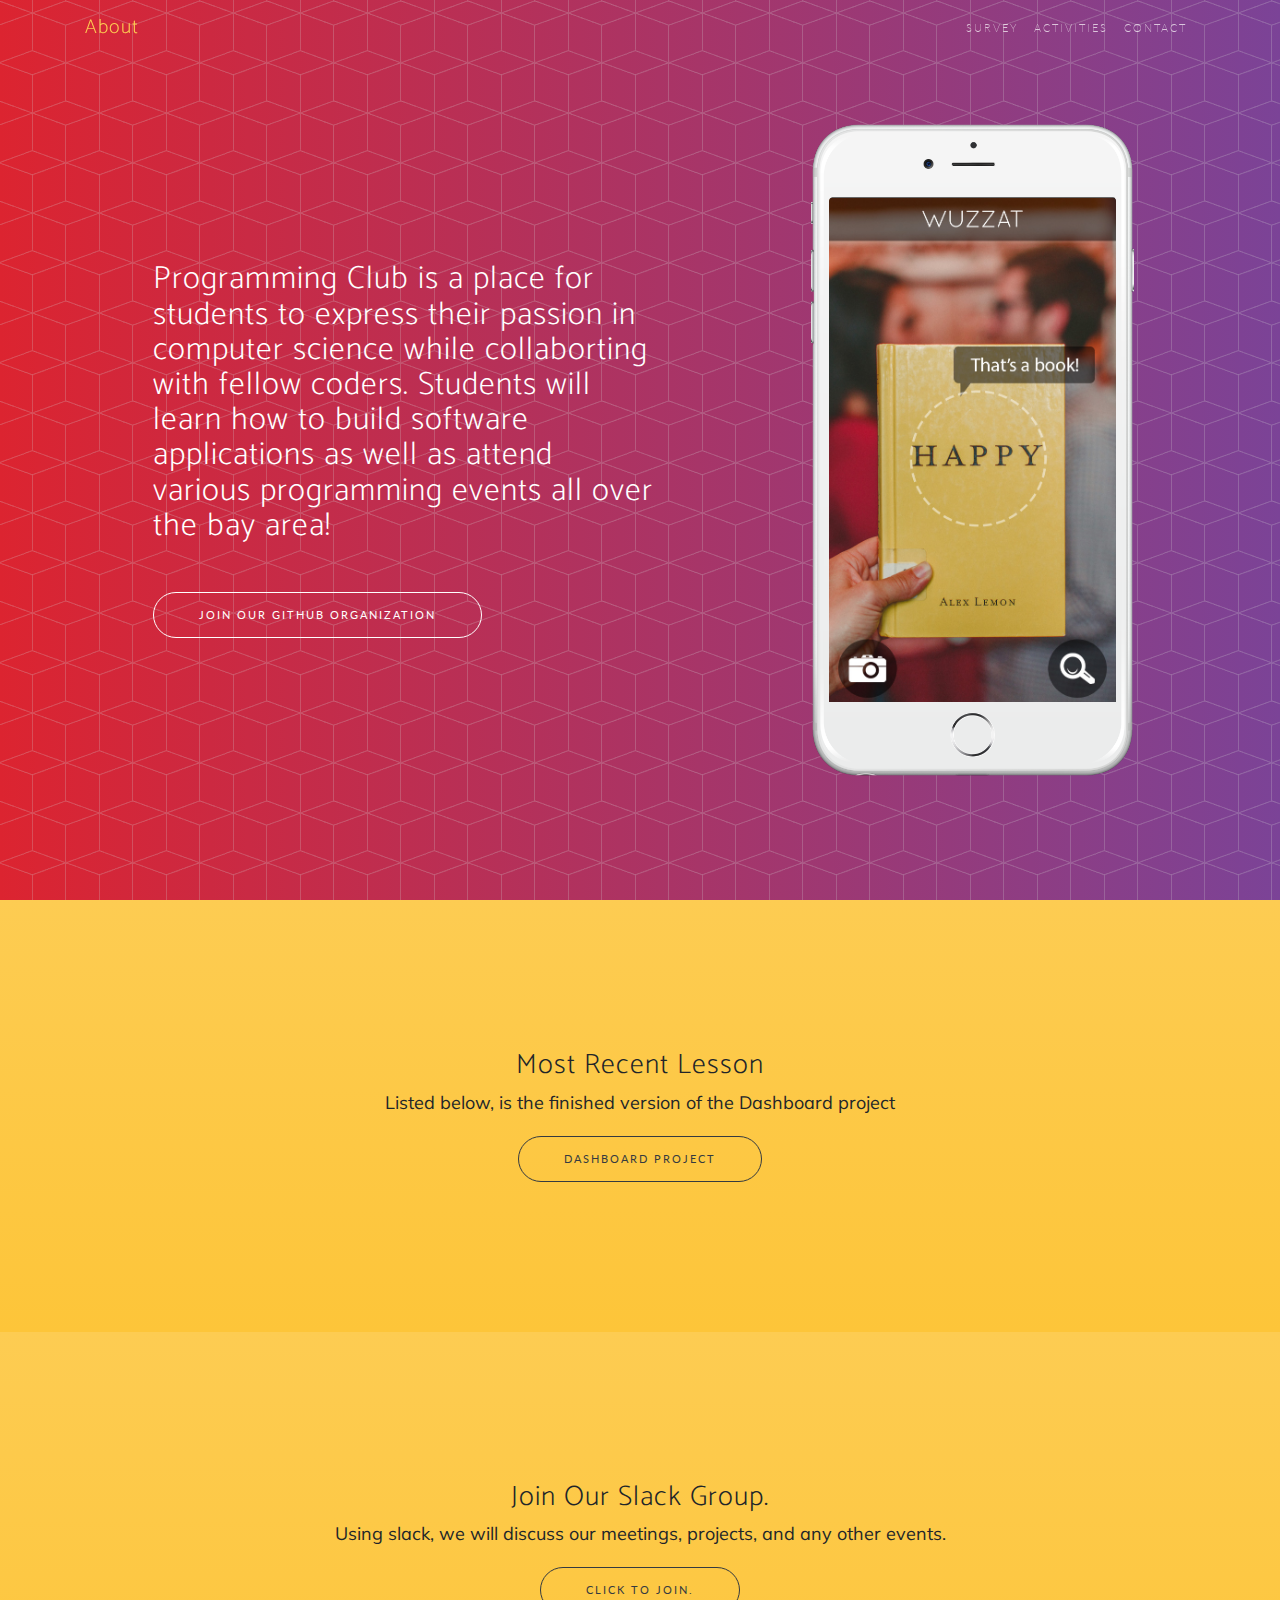
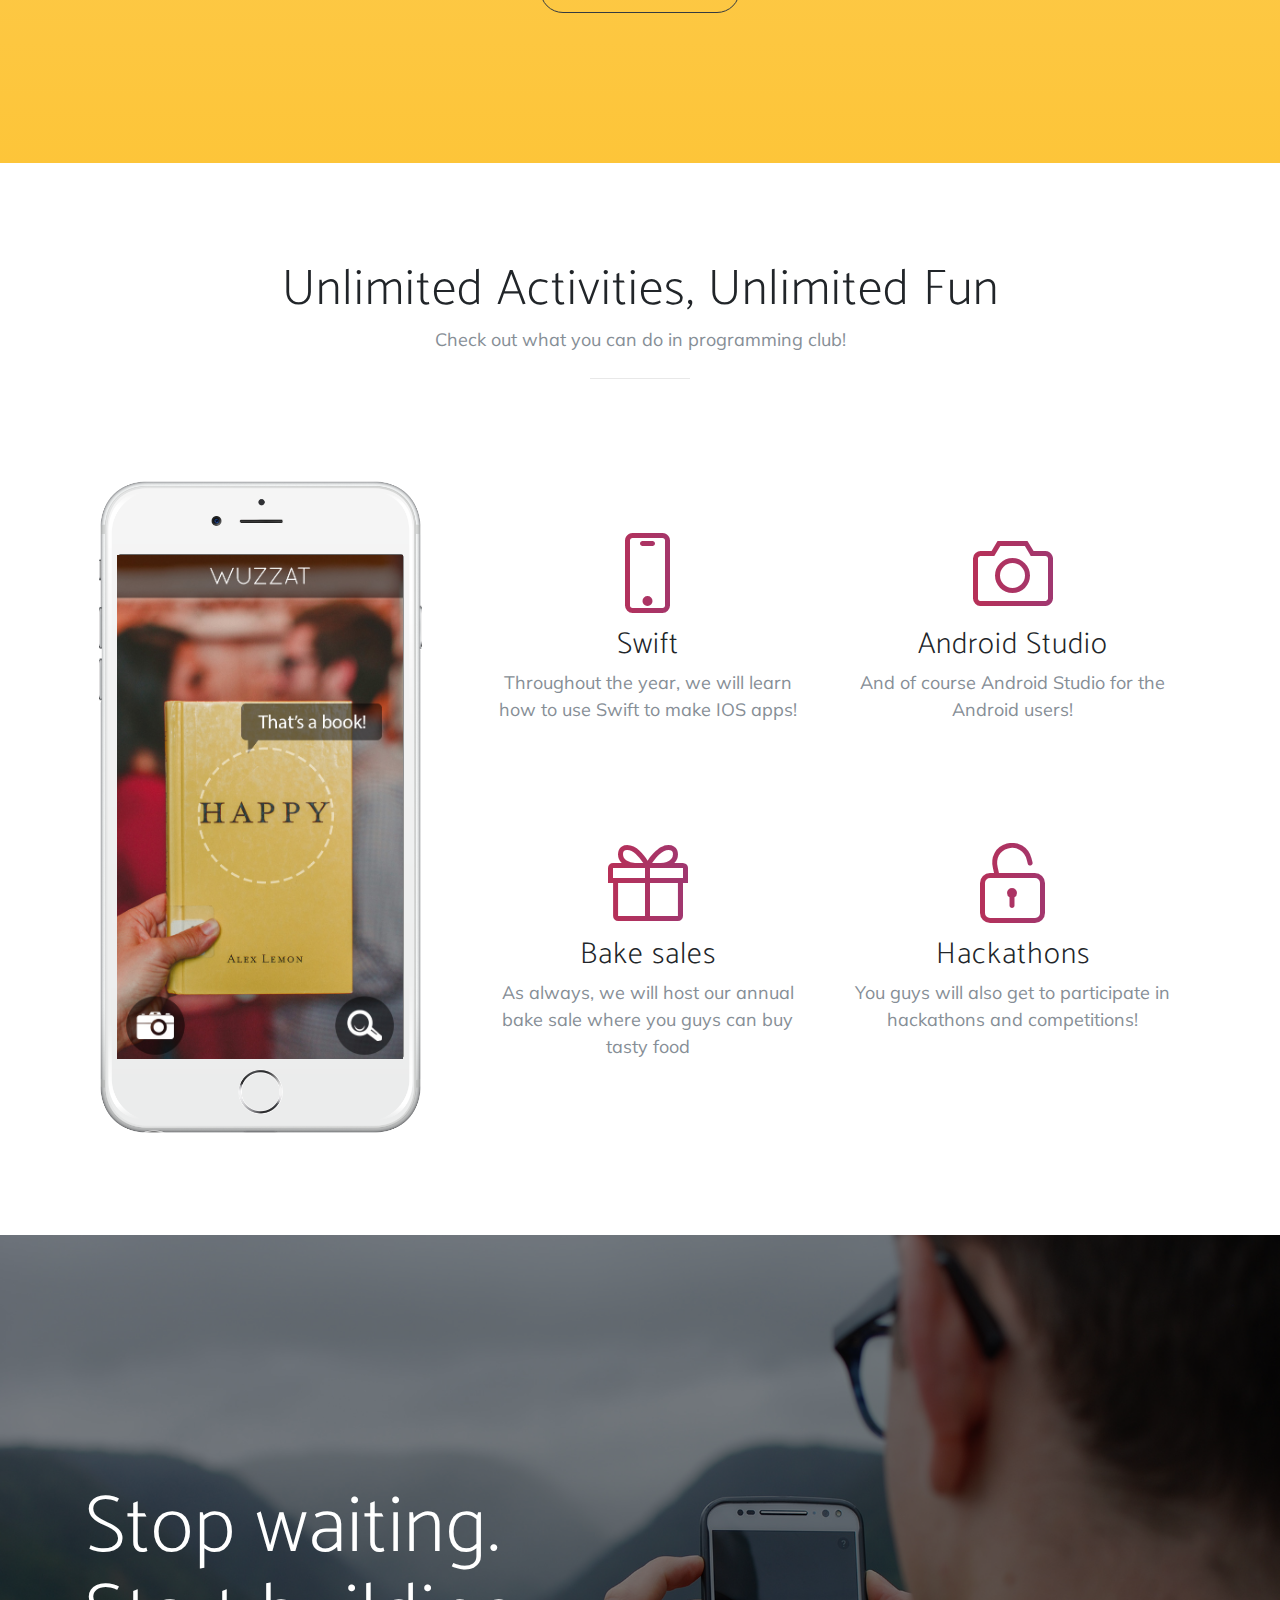
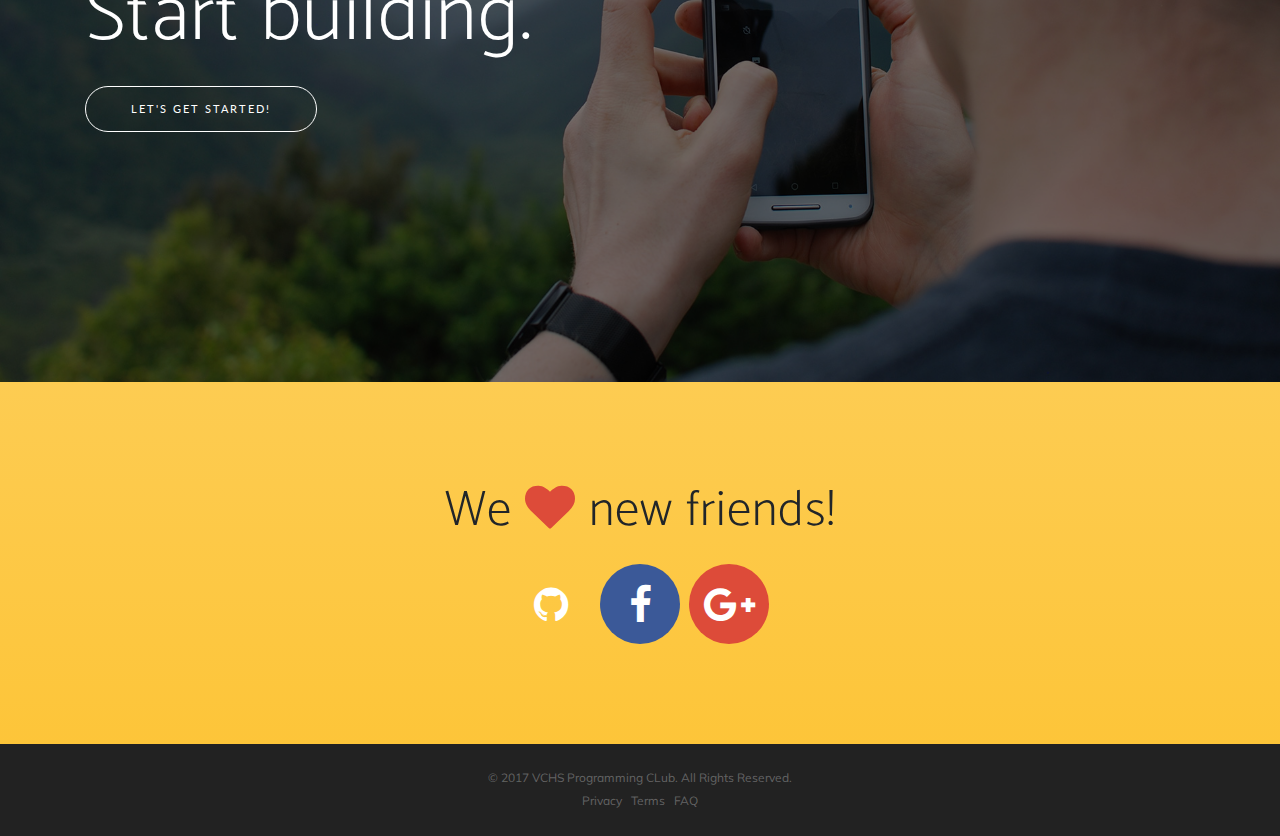
<file: index.html>
<!DOCTYPE html>
<html lang="en">

  <head>

    <meta charset="utf-8">
    <meta name="viewport" content="width=device-width, initial-scale=1, shrink-to-fit=no">
    <meta name="description" content="">
    <meta name="author" content="">

    <title>VCHS Programming Club</title>

    <!-- Bootstrap core CSS -->
    <link href="vendor/bootstrap/css/bootstrap.min.css" rel="stylesheet">

    <!-- Custom fonts for this template -->
    <link rel="stylesheet" href="vendor/font-awesome/css/font-awesome.min.css">
    <link rel="stylesheet" href="vendor/simple-line-icons/css/simple-line-icons.css">
    <link href="https://fonts.googleapis.com/css?family=Lato" rel="stylesheet">
    <link href="https://fonts.googleapis.com/css?family=Catamaran:100,200,300,400,500,600,700,800,900" rel="stylesheet">
    <link href="https://fonts.googleapis.com/css?family=Muli" rel="stylesheet">

    <!-- Plugin CSS -->
    <link rel="stylesheet" href="device-mockups/device-mockups.min.css">

    <!-- Custom styles for this template -->
    <link href="css/new-age.min.css" rel="stylesheet">

  </head>

  <body id="page-top">

    <!-- Navigation -->
    <nav class="navbar navbar-expand-lg navbar-light fixed-top" id="mainNav">
      <div class="container">
        <a class="navbar-brand js-scroll-trigger" href="#page-top">About</a>
        <button class="navbar-toggler navbar-toggler-right" type="button" data-toggle="collapse" data-target="#navbarResponsive" aria-controls="navbarResponsive" aria-expanded="false" aria-label="Toggle navigation">
          Menu
          <i class="fa fa-bars"></i>
        </button>
        <div class="collapse navbar-collapse" id="navbarResponsive">
          <ul class="navbar-nav ml-auto">
            <li class="nav-item">
              <a class="nav-link js-scroll-trigger" href="#survey">Survey</a>
            </li>
            <li class="nav-item">
              <a class="nav-link js-scroll-trigger" href="#activities">Activities</a>
            </li>
            <li class="nav-item">
              <a class="nav-link js-scroll-trigger" href="#contact">Contact</a>
            </li>
          </ul>
        </div>
      </div>
    </nav>

    <header class="masthead">
      <div class="container h-100">
        <div class="row h-100">
          <div class="col-lg-7 my-auto">
            <div class="header-content mx-auto">
              <h2 class="mb-5">Programming Club is a place for students to express their passion in computer science while collaborting with fellow coders. Students will learn how to build software applications as well as attend various programming events all over the bay area!</h2>
              <a href="https://github.com/vchscode/" class="btn btn-outline btn-xl js-scroll-trigger">Join our Github organization</a>
            </div>
          </div>
          <div class="col-lg-5 my-auto">
            <div class="device-container">
              <div class="device-mockup iphone6_plus portrait white">
                <div class="device">
                  <div class="screen">
                    <!-- Demo image for screen mockup, you can put an image here, some HTML, an animation, video, or anything else! -->
                    <img src="img/demo-screen-1.jpg" class="img-fluid" alt="">
                  </div>
                  <div class="button">
                    <!-- You can hook the "home button" to some JavaScript events or just remove it -->
                  </div>
                </div>
              </div>
            </div>
          </div>
        </div>
      </div>
    </header>

    <section class="download bg-primary text-center" id="survey">
      <div class="container">
        <div class="row">
          <div class="col-md-8 mx-auto">
            <h3 class="section-heading">Most Recent Lesson</h3>
            <p>Listed below, is the finished version of the Dashboard project</p>
            <div class="badges">
              <a href="https://vchscode.github.io/dashboard" class="btn btn-outline-dark btn-xl js-scroll-trigger">Dashboard Project</a>
            </div>
          </div>
        </div>
      </div>
    </section>

    <section class="download bg-primary text-center" id="survey">
      <div class="container">
        <div class="row">
          <div class="col-md-8 mx-auto">
            <h3 class="section-heading">Join Our Slack Group.</h3>
            <p>Using slack, we will discuss our meetings, projects, and any other events.</p>
            <div class="badges">
              <a href="https://join.slack.com/t/vchscode/shared_invite/enQtMjcxNzUzODY5MTU3LTM2OWQ0ZjY1YjJjMDAzM2NkNzZmODVlNWM0YjViNzQwMTE4MTkyNTFlYWRlMTc5NDg5YjdmMzVmMjQxZWVjMTY" class="btn btn-outline-dark btn-xl js-scroll-trigger">Click to Join.</a>
            </div>
          </div>
        </div>
      </div>
    </section>

    <section class="features" id="activities">
      <div class="container">
        <div class="section-heading text-center">
          <h2>Unlimited Activities, Unlimited Fun</h2>
          <p class="text-muted">Check out what you can do in programming club!</p>
          <hr>
        </div>
        <div class="row">
          <div class="col-lg-4 my-auto">
            <div class="device-container">
              <div class="device-mockup iphone6_plus portrait white">
                <div class="device">
                  <div class="screen">
                    <!-- Demo image for screen mockup, you can put an image here, some HTML, an animation, video, or anything else! -->
                    <img src="img/demo-screen-1.jpg" class="img-fluid" alt="">
                  </div>
                  <div class="button">
                    <!-- You can hook the "home button" to some JavaScript events or just remove it -->
                  </div>
                </div>
              </div>
            </div>
          </div>
          <div class="col-lg-8 my-auto">
            <div class="container-fluid">
              <div class="row">
                <div class="col-lg-6">
                  <div class="feature-item">
                    <i class="icon-screen-smartphone text-primary"></i>
                    <h3>Swift</h3>
                    <p class="text-muted">Throughout the year, we will learn how to use Swift to make IOS apps!</p>
                  </div>
                </div>
                <div class="col-lg-6">
                  <div class="feature-item">
                    <i class="icon-camera text-primary"></i>
                    <h3>Android Studio</h3>
                    <p class="text-muted">And of course Android Studio for the Android users!</p>
                  </div>
                </div>
              </div>
              <div class="row">
                <div class="col-lg-6">
                  <div class="feature-item">
                    <i class="icon-present text-primary"></i>
                    <h3>Bake sales</h3>
                    <p class="text-muted">As always, we will host our annual bake sale where you guys can buy tasty food</p>
                  </div>
                </div>
                <div class="col-lg-6">
                  <div class="feature-item">
                    <i class="icon-lock-open text-primary"></i>
                    <h3>Hackathons</h3>
                    <p class="text-muted">You guys will also get to participate in hackathons and competitions!</p>
                  </div>
                </div>
              </div>
            </div>
          </div>
        </div>
      </div>
    </section>

    <section class="cta">
      <div class="cta-content">
        <div class="container">
          <h2>Stop waiting.<br>Start building.</h2>
          <a href="#contact" class="btn btn-outline btn-xl js-scroll-trigger">Let's Get Started!</a>
        </div>
      </div>
      <div class="overlay"></div>
    </section>

    <section class="contact bg-primary" id="contact">
      <div class="container">
        <h2>We
          <i class="fa fa-heart"></i>
          new friends!</h2>
        <ul class="list-inline list-social">
          <li class="list-inline-item social-github">
            <a href="#">
              <i class="fa fa-github"></i>
            </a>
          </li>
          <li class="list-inline-item social-facebook">
            <a href="#">
              <i class="fa fa-facebook"></i>
            </a>
          </li>
          <li class="list-inline-item social-google-plus">
            <a href="#">
              <i class="fa fa-google-plus"></i>
            </a>
          </li>
        </ul>
      </div>
    </section>

    <footer>
      <div class="container">
        <p>&copy; 2017 VCHS Programming CLub. All Rights Reserved.</p>
        <ul class="list-inline">
          <li class="list-inline-item">
            <a href="#">Privacy</a>
          </li>
          <li class="list-inline-item">
            <a href="#">Terms</a>
          </li>
          <li class="list-inline-item">
            <a href="#">FAQ</a>
          </li>
        </ul>
      </div>
    </footer>

    <!-- Bootstrap core JavaScript -->
    <script src="vendor/jquery/jquery.min.js"></script>
    <script src="vendor/popper/popper.min.js"></script>
    <script src="vendor/bootstrap/js/bootstrap.min.js"></script>

    <!-- Plugin JavaScript -->
    <script src="vendor/jquery-easing/jquery.easing.min.js"></script>

    <!-- Custom scripts for this template -->
    <script src="js/new-age.min.js"></script>

  </body>

</html>
</file>
<file: vendor/simple-line-icons/css/simple-line-icons.css>
@font-face {
  font-family: 'simple-line-icons';
  src: url('../fonts/Simple-Line-Icons.eot?v=2.4.0');
  src: url('../fonts/Simple-Line-Icons.eot?v=2.4.0#iefix') format('embedded-opentype'), url('../fonts/Simple-Line-Icons.woff2?v=2.4.0') format('woff2'), url('../fonts/Simple-Line-Icons.ttf?v=2.4.0') format('truetype'), url('../fonts/Simple-Line-Icons.woff?v=2.4.0') format('woff'), url('../fonts/Simple-Line-Icons.svg?v=2.4.0#simple-line-icons') format('svg');
  font-weight: normal;
  font-style: normal;
}
/*
 Use the following CSS code if you want to have a class per icon.
 Instead of a list of all class selectors, you can use the generic [class*="icon-"] selector, but it's slower:
*/
.icon-user,
.icon-people,
.icon-user-female,
.icon-user-follow,
.icon-user-following,
.icon-user-unfollow,
.icon-login,
.icon-logout,
.icon-emotsmile,
.icon-phone,
.icon-call-end,
.icon-call-in,
.icon-call-out,
.icon-map,
.icon-location-pin,
.icon-direction,
.icon-directions,
.icon-compass,
.icon-layers,
.icon-menu,
.icon-list,
.icon-options-vertical,
.icon-options,
.icon-arrow-down,
.icon-arrow-left,
.icon-arrow-right,
.icon-arrow-up,
.icon-arrow-up-circle,
.icon-arrow-left-circle,
.icon-arrow-right-circle,
.icon-arrow-down-circle,
.icon-check,
.icon-clock,
.icon-plus,
.icon-minus,
.icon-close,
.icon-event,
.icon-exclamation,
.icon-organization,
.icon-trophy,
.icon-screen-smartphone,
.icon-screen-desktop,
.icon-plane,
.icon-notebook,
.icon-mustache,
.icon-mouse,
.icon-magnet,
.icon-energy,
.icon-disc,
.icon-cursor,
.icon-cursor-move,
.icon-crop,
.icon-chemistry,
.icon-speedometer,
.icon-shield,
.icon-screen-tablet,
.icon-magic-wand,
.icon-hourglass,
.icon-graduation,
.icon-ghost,
.icon-game-controller,
.icon-fire,
.icon-eyeglass,
.icon-envelope-open,
.icon-envelope-letter,
.icon-bell,
.icon-badge,
.icon-anchor,
.icon-wallet,
.icon-vector,
.icon-speech,
.icon-puzzle,
.icon-printer,
.icon-present,
.icon-playlist,
.icon-pin,
.icon-picture,
.icon-handbag,
.icon-globe-alt,
.icon-globe,
.icon-folder-alt,
.icon-folder,
.icon-film,
.icon-feed,
.icon-drop,
.icon-drawer,
.icon-docs,
.icon-doc,
.icon-diamond,
.icon-cup,
.icon-calculator,
.icon-bubbles,
.icon-briefcase,
.icon-book-open,
.icon-basket-loaded,
.icon-basket,
.icon-bag,
.icon-action-undo,
.icon-action-redo,
.icon-wrench,
.icon-umbrella,
.icon-trash,
.icon-tag,
.icon-support,
.icon-frame,
.icon-size-fullscreen,
.icon-size-actual,
.icon-shuffle,
.icon-share-alt,
.icon-share,
.icon-rocket,
.icon-question,
.icon-pie-chart,
.icon-pencil,
.icon-note,
.icon-loop,
.icon-home,
.icon-grid,
.icon-graph,
.icon-microphone,
.icon-music-tone-alt,
.icon-music-tone,
.icon-earphones-alt,
.icon-earphones,
.icon-equalizer,
.icon-like,
.icon-dislike,
.icon-control-start,
.icon-control-rewind,
.icon-control-play,
.icon-control-pause,
.icon-control-forward,
.icon-control-end,
.icon-volume-1,
.icon-volume-2,
.icon-volume-off,
.icon-calendar,
.icon-bulb,
.icon-chart,
.icon-ban,
.icon-bubble,
.icon-camrecorder,
.icon-camera,
.icon-cloud-download,
.icon-cloud-upload,
.icon-envelope,
.icon-eye,
.icon-flag,
.icon-heart,
.icon-info,
.icon-key,
.icon-link,
.icon-lock,
.icon-lock-open,
.icon-magnifier,
.icon-magnifier-add,
.icon-magnifier-remove,
.icon-paper-clip,
.icon-paper-plane,
.icon-power,
.icon-refresh,
.icon-reload,
.icon-settings,
.icon-star,
.icon-symbol-female,
.icon-symbol-male,
.icon-target,
.icon-credit-card,
.icon-paypal,
.icon-social-tumblr,
.icon-social-twitter,
.icon-social-facebook,
.icon-social-instagram,
.icon-social-linkedin,
.icon-social-pinterest,
.icon-social-github,
.icon-social-google,
.icon-social-reddit,
.icon-social-skype,
.icon-social-dribbble,
.icon-social-behance,
.icon-social-foursqare,
.icon-social-soundcloud,
.icon-social-spotify,
.icon-social-stumbleupon,
.icon-social-youtube,
.icon-social-dropbox,
.icon-social-vkontakte,
.icon-social-steam {
  font-family: 'simple-line-icons';
  speak: none;
  font-style: normal;
  font-weight: normal;
  font-variant: normal;
  text-transform: none;
  line-height: 1;
  /* Better Font Rendering =========== */
  -webkit-font-smoothing: antialiased;
  -moz-osx-font-smoothing: grayscale;
}
.icon-user:before {
  content: "\e005";
}
.icon-people:before {
  content: "\e001";
}
.icon-user-female:before {
  content: "\e000";
}
.icon-user-follow:before {
  content: "\e002";
}
.icon-user-following:before {
  content: "\e003";
}
.icon-user-unfollow:before {
  content: "\e004";
}
.icon-login:before {
  content: "\e066";
}
.icon-logout:before {
  content: "\e065";
}
.icon-emotsmile:before {
  content: "\e021";
}
.icon-phone:before {
  content: "\e600";
}
.icon-call-end:before {
  content: "\e048";
}
.icon-call-in:before {
  content: "\e047";
}
.icon-call-out:before {
  content: "\e046";
}
.icon-map:before {
  content: "\e033";
}
.icon-location-pin:before {
  content: "\e096";
}
.icon-direction:before {
  content: "\e042";
}
.icon-directions:before {
  content: "\e041";
}
.icon-compass:before {
  content: "\e045";
}
.icon-layers:before {
  content: "\e034";
}
.icon-menu:before {
  content: "\e601";
}
.icon-list:before {
  content: "\e067";
}
.icon-options-vertical:before {
  content: "\e602";
}
.icon-options:before {
  content: "\e603";
}
.icon-arrow-down:before {
  content: "\e604";
}
.icon-arrow-left:before {
  content: "\e605";
}
.icon-arrow-right:before {
  content: "\e606";
}
.icon-arrow-up:before {
  content: "\e607";
}
.icon-arrow-up-circle:before {
  content: "\e078";
}
.icon-arrow-left-circle:before {
  content: "\e07a";
}
.icon-arrow-right-circle:before {
  content: "\e079";
}
.icon-arrow-down-circle:before {
  content: "\e07b";
}
.icon-check:before {
  content: "\e080";
}
.icon-clock:before {
  content: "\e081";
}
.icon-plus:before {
  content: "\e095";
}
.icon-minus:before {
  content: "\e615";
}
.icon-close:before {
  content: "\e082";
}
.icon-event:before {
  content: "\e619";
}
.icon-exclamation:before {
  content: "\e617";
}
.icon-organization:before {
  content: "\e616";
}
.icon-trophy:before {
  content: "\e006";
}
.icon-screen-smartphone:before {
  content: "\e010";
}
.icon-screen-desktop:before {
  content: "\e011";
}
.icon-plane:before {
  content: "\e012";
}
.icon-notebook:before {
  content: "\e013";
}
.icon-mustache:before {
  content: "\e014";
}
.icon-mouse:before {
  content: "\e015";
}
.icon-magnet:before {
  content: "\e016";
}
.icon-energy:before {
  content: "\e020";
}
.icon-disc:before {
  content: "\e022";
}
.icon-cursor:before {
  content: "\e06e";
}
.icon-cursor-move:before {
  content: "\e023";
}
.icon-crop:before {
  content: "\e024";
}
.icon-chemistry:before {
  content: "\e026";
}
.icon-speedometer:before {
  content: "\e007";
}
.icon-shield:before {
  content: "\e00e";
}
.icon-screen-tablet:before {
  content: "\e00f";
}
.icon-magic-wand:before {
  content: "\e017";
}
.icon-hourglass:before {
  content: "\e018";
}
.icon-graduation:before {
  content: "\e019";
}
.icon-ghost:before {
  content: "\e01a";
}
.icon-game-controller:before {
  content: "\e01b";
}
.icon-fire:before {
  content: "\e01c";
}
.icon-eyeglass:before {
  content: "\e01d";
}
.icon-envelope-open:before {
  content: "\e01e";
}
.icon-envelope-letter:before {
  content: "\e01f";
}
.icon-bell:before {
  content: "\e027";
}
.icon-badge:before {
  content: "\e028";
}
.icon-anchor:before {
  content: "\e029";
}
.icon-wallet:before {
  content: "\e02a";
}
.icon-vector:before {
  content: "\e02b";
}
.icon-speech:before {
  content: "\e02c";
}
.icon-puzzle:before {
  content: "\e02d";
}
.icon-printer:before {
  content: "\e02e";
}
.icon-present:before {
  content: "\e02f";
}
.icon-playlist:before {
  content: "\e030";
}
.icon-pin:before {
  content: "\e031";
}
.icon-picture:before {
  content: "\e032";
}
.icon-handbag:before {
  content: "\e035";
}
.icon-globe-alt:before {
  content: "\e036";
}
.icon-globe:before {
  content: "\e037";
}
.icon-folder-alt:before {
  content: "\e039";
}
.icon-folder:before {
  content: "\e089";
}
.icon-film:before {
  content: "\e03a";
}
.icon-feed:before {
  content: "\e03b";
}
.icon-drop:before {
  content: "\e03e";
}
.icon-drawer:before {
  content: "\e03f";
}
.icon-docs:before {
  content: "\e040";
}
.icon-doc:before {
  content: "\e085";
}
.icon-diamond:before {
  content: "\e043";
}
.icon-cup:before {
  content: "\e044";
}
.icon-calculator:before {
  content: "\e049";
}
.icon-bubbles:before {
  content: "\e04a";
}
.icon-briefcase:before {
  content: "\e04b";
}
.icon-book-open:before {
  content: "\e04c";
}
.icon-basket-loaded:before {
  content: "\e04d";
}
.icon-basket:before {
  content: "\e04e";
}
.icon-bag:before {
  content: "\e04f";
}
.icon-action-undo:before {
  content: "\e050";
}
.icon-action-redo:before {
  content: "\e051";
}
.icon-wrench:before {
  content: "\e052";
}
.icon-umbrella:before {
  content: "\e053";
}
.icon-trash:before {
  content: "\e054";
}
.icon-tag:before {
  content: "\e055";
}
.icon-support:before {
  content: "\e056";
}
.icon-frame:before {
  content: "\e038";
}
.icon-size-fullscreen:before {
  content: "\e057";
}
.icon-size-actual:before {
  content: "\e058";
}
.icon-shuffle:before {
  content: "\e059";
}
.icon-share-alt:before {
  content: "\e05a";
}
.icon-share:before {
  content: "\e05b";
}
.icon-rocket:before {
  content: "\e05c";
}
.icon-question:before {
  content: "\e05d";
}
.icon-pie-chart:before {
  content: "\e05e";
}
.icon-pencil:before {
  content: "\e05f";
}
.icon-note:before {
  content: "\e060";
}
.icon-loop:before {
  content: "\e064";
}
.icon-home:before {
  content: "\e069";
}
.icon-grid:before {
  content: "\e06a";
}
.icon-graph:before {
  content: "\e06b";
}
.icon-microphone:before {
  content: "\e063";
}
.icon-music-tone-alt:before {
  content: "\e061";
}
.icon-music-tone:before {
  content: "\e062";
}
.icon-earphones-alt:before {
  content: "\e03c";
}
.icon-earphones:before {
  content: "\e03d";
}
.icon-equalizer:before {
  content: "\e06c";
}
.icon-like:before {
  content: "\e068";
}
.icon-dislike:before {
  content: "\e06d";
}
.icon-control-start:before {
  content: "\e06f";
}
.icon-control-rewind:before {
  content: "\e070";
}
.icon-control-play:before {
  content: "\e071";
}
.icon-control-pause:before {
  content: "\e072";
}
.icon-control-forward:before {
  content: "\e073";
}
.icon-control-end:before {
  content: "\e074";
}
.icon-volume-1:before {
  content: "\e09f";
}
.icon-volume-2:before {
  content: "\e0a0";
}
.icon-volume-off:before {
  content: "\e0a1";
}
.icon-calendar:before {
  content: "\e075";
}
.icon-bulb:before {
  content: "\e076";
}
.icon-chart:before {
  content: "\e077";
}
.icon-ban:before {
  content: "\e07c";
}
.icon-bubble:before {
  content: "\e07d";
}
.icon-camrecorder:before {
  content: "\e07e";
}
.icon-camera:before {
  content: "\e07f";
}
.icon-cloud-download:before {
  content: "\e083";
}
.icon-cloud-upload:before {
  content: "\e084";
}
.icon-envelope:before {
  content: "\e086";
}
.icon-eye:before {
  content: "\e087";
}
.icon-flag:before {
  content: "\e088";
}
.icon-heart:before {
  content: "\e08a";
}
.icon-info:before {
  content: "\e08b";
}
.icon-key:before {
  content: "\e08c";
}
.icon-link:before {
  content: "\e08d";
}
.icon-lock:before {
  content: "\e08e";
}
.icon-lock-open:before {
  content: "\e08f";
}
.icon-magnifier:before {
  content: "\e090";
}
.icon-magnifier-add:before {
  content: "\e091";
}
.icon-magnifier-remove:before {
  content: "\e092";
}
.icon-paper-clip:before {
  content: "\e093";
}
.icon-paper-plane:before {
  content: "\e094";
}
.icon-power:before {
  content: "\e097";
}
.icon-refresh:before {
  content: "\e098";
}
.icon-reload:before {
  content: "\e099";
}
.icon-settings:before {
  content: "\e09a";
}
.icon-star:before {
  content: "\e09b";
}
.icon-symbol-female:before {
  content: "\e09c";
}
.icon-symbol-male:before {
  content: "\e09d";
}
.icon-target:before {
  content: "\e09e";
}
.icon-credit-card:before {
  content: "\e025";
}
.icon-paypal:before {
  content: "\e608";
}
.icon-social-tumblr:before {
  content: "\e00a";
}
.icon-social-twitter:before {
  content: "\e009";
}
.icon-social-facebook:before {
  content: "\e00b";
}
.icon-social-instagram:before {
  content: "\e609";
}
.icon-social-linkedin:before {
  content: "\e60a";
}
.icon-social-pinterest:before {
  content: "\e60b";
}
.icon-social-github:before {
  content: "\e60c";
}
.icon-social-google:before {
  content: "\e60d";
}
.icon-social-reddit:before {
  content: "\e60e";
}
.icon-social-skype:before {
  content: "\e60f";
}
.icon-social-dribbble:before {
  content: "\e00d";
}
.icon-social-behance:before {
  content: "\e610";
}
.icon-social-foursqare:before {
  content: "\e611";
}
.icon-social-soundcloud:before {
  content: "\e612";
}
.icon-social-spotify:before {
  content: "\e613";
}
.icon-social-stumbleupon:before {
  content: "\e614";
}
.icon-social-youtube:before {
  content: "\e008";
}
.icon-social-dropbox:before {
  content: "\e00c";
}
.icon-social-vkontakte:before {
  content: "\e618";
}
.icon-social-steam:before {
  content: "\e620";
}
</file>
<file: device-mockups/device-mockups.min.css>
.device-mockup{position:relative;width:100%;padding-bottom:61.775701%}.device-mockup>.device{position:absolute;top:0;bottom:0;left:0;right:0;width:100%;height:100%;background-size:100% 100%;background-repeat:no-repeat;background-image:url(macbook/macbook.png)}.device-mockup>.device>.screen{position:absolute;top:11.0438729%;bottom:14.6747352%;left:13.364486%;right:13.364486%;overflow:hidden}.device-mockup>.device>.button{position:absolute;top:0;left:0;display:none;overflow:hidden;border-radius:100%;-webkit-border-radius:100%;-moz-border-radius:100%;cursor:pointer}.device-mockup.imac{padding-bottom:81.230769%}.device-mockup.imac>.device{background-image:url(imac/imac.png)}.device-mockup.imac>.device>.screen{top:8.20707071%;bottom:31.6919192%;left:6.61538462%;right:6.61538462%}.device-mockup.macbook{padding-bottom:61.775701%}.device-mockup.macbook>.device{background-image:url(macbook/macbook.png)}.device-mockup.macbook>.device>.screen{top:11.0438729%;bottom:14.6747352%;left:13.364486%;right:13.364486%}.device-mockup.macbook_2015{padding-bottom:57.5%}.device-mockup.macbook_2015.grey>.device,.device-mockup.macbook_2015>.device{background-image:url(macbook_2015/grey.png)}.device-mockup.macbook_2015.silver>.device,.device-mockup.macbook_2015>.device{background-image:url(macbook_2015/silver.png)}.device-mockup.macbook_2015.gold>.device,.device-mockup.macbook_2015>.device{background-image:url(macbook_2015/gold.png)}.device-mockup.macbook_2015>.device>.screen{top:7.5%;bottom:10.9%;left:12.46%;right:12.56%}.device-mockup.iphone5,.device-mockup.iphone5.portrait{padding-bottom:210.57%}.device-mockup.iphone5.landscape{padding-bottom:47.49%}.device-mockup.iphone5.black>.device,.device-mockup.iphone5.portrait.black>.device,.device-mockup.iphone5>.device{background-image:url(iphone5/iphone5_port_black.png)}.device-mockup.iphone5.landscape.black>.device,.device-mockup.iphone5.landscape>.device{background-image:url(iphone5/iphone5_land_black.png)}.device-mockup.iphone5.portrait.white>.device,.device-mockup.iphone5.white>.device{background-image:url(iphone5/iphone5_port_white.png)}.device-mockup.iphone5.landscape.white>.device{background-image:url(iphone5/iphone5_land_white.png)}.device-mockup.iphone5.portrait>.device>.screen,.device-mockup.iphone5>.device>.screen{top:14.78%;bottom:13.78%;left:8.77%;right:7.77%}.device-mockup.iphone5.landscape>.device>.screen{top:7.422488%;bottom:8.422488%;left:14.919127%;right:14.019127%}.device-mockup.iphone5.portrait>.device>.button,.device-mockup.iphone5>.device>.button{display:block;top:88.3%;bottom:2.5%;left:40%;right:40%}.device-mockup.iphone5.landscape>.device>.button{display:block;top:40%;bottom:41%;left:88.4%;right:2.3%}.device-mockup.iphone_se,.device-mockup.iphone_se.portrait{padding-bottom:209.83%}.device-mockup.iphone_se.landscape{padding-bottom:47.66%}.device-mockup.iphone_se.black>.device,.device-mockup.iphone_se.portrait.black>.device,.device-mockup.iphone_se>.device{background-image:url(iphone_se/iphone_se_port_black.png)}.device-mockup.iphone_se.landscape.black>.device,.device-mockup.iphone_se.landscape>.device{background-image:url(iphone_se/iphone_se_land_black.png)}.device-mockup.iphone_se.portrait.white>.device,.device-mockup.iphone_se.white>.device{background-image:url(iphone_se/iphone_se_port_white.png)}.device-mockup.iphone_se.landscape.white>.device{background-image:url(iphone_se/iphone_se_land_white.png)}.device-mockup.iphone_se.gold>.device,.device-mockup.iphone_se.portrait.gold>.device{background-image:url(iphone_se/iphone_se_port_gold.png)}.device-mockup.iphone_se.landscape.gold>.device{background-image:url(iphone_se/iphone_se_land_gold.png)}.device-mockup.iphone_se.portrait.rose>.device,.device-mockup.iphone_se.rose>.device{background-image:url(iphone_se/iphone_se_port_rose.png)}.device-mockup.iphone_se.landscape.rose>.device{background-image:url(iphone_se/iphone_se_land_rose.png)}.device-mockup.iphone_se.portrait>.device>.screen,.device-mockup.iphone_se>.device>.screen{top:16.28%;bottom:16.28%;left:11.77%;right:11.77%}.device-mockup.iphone_se.landscape>.device>.screen{top:11.722488%;bottom:11.722488%;left:16.0191273%;right:16.0191273%}.device-mockup.iphone_se.portrait>.device>.button,.device-mockup.iphone_se>.device>.button{display:block;top:86.3%;bottom:5.5%;left:42%;right:42%}.device-mockup.iphone_se.landscape>.device>.button{display:block;top:42%;bottom:42%;left:86.4%;right:5.1%}.device-mockup.iphone6,.device-mockup.iphone6.portrait{padding-bottom:207.19%}.device-mockup.iphone6.landscape{padding-bottom:48.76%}.device-mockup.iphone6.black>.device,.device-mockup.iphone6.portrait.black>.device,.device-mockup.iphone6>.device{background-image:url(iphone_6/iphone_6_port_black.png)}.device-mockup.iphone6.landscape.black>.device,.device-mockup.iphone6.landscape>.device{background-image:url(iphone_6/iphone_6_land_black.png)}.device-mockup.iphone6.portrait.white>.device,.device-mockup.iphone6.white>.device{background-image:url(iphone_6/iphone_6_port_white.png)}.device-mockup.iphone6.landscape.white>.device{background-image:url(iphone_6/iphone_6_land_white.png)}.device-mockup.iphone6.gold>.device,.device-mockup.iphone6.portrait.gold>.device{background-image:url(iphone_6/iphone_6_port_gold.png)}.device-mockup.iphone6.landscape.gold>.device{background-image:url(iphone_6/iphone_6_land_gold.png)}.device-mockup.iphone6.portrait>.device>.screen,.device-mockup.iphone6>.device>.screen{top:12.58%;bottom:12.88%;left:6.77%;right:6.77%}.device-mockup.iphone6.landscape>.device>.screen{top:6.77%;bottom:6.77%;left:12.58%;right:12.88%}.device-mockup.iphone6.portrait>.device>.button,.device-mockup.iphone6>.device>.button{display:block;top:88.6%;bottom:3.2%;left:42%;right:42%}.device-mockup.iphone6.landscape>.device>.button{display:block;top:42%;bottom:42%;left:88.6%;right:3.2%}.device-mockup.iphone6_plus,.device-mockup.iphone6_plus.portrait{padding-bottom:201.76%}.device-mockup.iphone6_plus.landscape{padding-bottom:49.56%}.device-mockup.iphone6_plus.black>.device,.device-mockup.iphone6_plus.portrait.black>.device,.device-mockup.iphone6_plus>.device{background-image:url(iphone_6_plus/iphone_6_plus_black_port.png)}.device-mockup.iphone6_plus.landscape.black>.device,.device-mockup.iphone6_plus.landscape>.device{background-image:url(iphone_6_plus/iphone_6_plus_black_land.png)}.device-mockup.iphone6_plus.portrait.white>.device,.device-mockup.iphone6_plus.white>.device{background-image:url(iphone_6_plus/iphone_6_plus_white_port.png)}.device-mockup.iphone6_plus.landscape.white>.device{background-image:url(iphone_6_plus/iphone_6_plus_white_land.png)}.device-mockup.iphone6_plus.gold>.device,.device-mockup.iphone6_plus.portrait.gold>.device{background-image:url(iphone_6_plus/iphone_6_plus_gold_port.png)}.device-mockup.iphone6_plus.landscape.gold>.device{background-image:url(iphone_6_plus/iphone_6_plus_gold_land.png)}.device-mockup.iphone6_plus.portrait>.device>.screen,.device-mockup.iphone6_plus>.device>.screen{top:11.58%;bottom:11.58%;left:5.97%;right:5.97%}.device-mockup.iphone6_plus.landscape>.device>.screen{top:5.97%;bottom:5.97%;left:11.38%;right:11.58%}.device-mockup.iphone6_plus.portrait>.device>.button,.device-mockup.iphone6_plus>.device>.button{display:block;top:89.9%;bottom:3.2%;left:43%;right:43%}.device-mockup.iphone6_plus.landscape>.device>.button{display:block;top:43%;bottom:43%;left:89.9%;right:3.2%}.device-mockup.ipad,.device-mockup.ipad.portrait{padding-bottom:128.406276%}.device-mockup.ipad.landscape{padding-bottom:79.9086758%}.device-mockup.ipad.black>.device,.device-mockup.ipad.portrait.black>.device,.device-mockup.ipad>.device{background-image:url(ipad/ipad_port_black.png)}.device-mockup.ipad.portrait.white>.device,.device-mockup.ipad.white>.device{background-image:url(ipad/ipad_port_white.png)}.device-mockup.ipad.landscape.black>.device,.device-mockup.ipad.landscape>.device{background-image:url(ipad/ipad_land_black.png)}.device-mockup.ipad.landscape.white>.device{background-image:url(ipad/ipad_land_white.png)}.device-mockup.ipad.portrait>.device>.screen,.device-mockup.ipad>.device>.screen{top:12.025723%;bottom:12.154341%;left:13.45995%;right:13.45995%}.device-mockup.ipad.landscape>.device>.screen{top:13.87755102%;bottom:13.87755102%;left:11.5459883%;right:11.5459883%}.device-mockup.ipad.portrait>.device>.button,.device-mockup.ipad>.device>.button{display:block;top:90.2%;bottom:5.5%;left:47.3%;right:47.3%}.device-mockup.ipad.landscape>.device>.button{display:block;top:47.3%;bottom:47.3%;left:90.8%;right:4.9%}.device-mockup.ipad_air,.device-mockup.ipad_air.portrait{padding-bottom:141.27%}.device-mockup.ipad_air.landscape{padding-bottom:70.79%}.device-mockup.ipad_air.grey>.device,.device-mockup.ipad_air.portrait.grey>.device,.device-mockup.ipad_air>.device{background-image:url(ipad_air/ipad_air_gray_port.png)}.device-mockup.ipad_air.portrait.silver>.device,.device-mockup.ipad_air.silver>.device{background-image:url(ipad_air/ipad_air_silver_port.png)}.device-mockup.ipad_air.landscape.grey>.device,.device-mockup.ipad_air.landscape>.device{background-image:url(ipad_air/ipad_air_gray_land.png)}.device-mockup.ipad_air.landscape.silver>.device{background-image:url(ipad_air/ipad_air_silver_land.png)}.device-mockup.ipad_air.portrait>.device>.screen,.device-mockup.ipad_air>.device>.screen{top:9.025723%;bottom:9.154341%;left:7.45995%;right:6.45995%}.device-mockup.ipad_air.landscape>.device>.screen{top:6.877551%;bottom:6.877551%;left:9.545988%;right:9.545988%}.device-mockup.ipad_air.portrait>.device>.button,.device-mockup.ipad_air>.device>.button{display:block;top:93.2%;bottom:2.5%;left:47.3%;right:47.3%}.device-mockup.ipad_air.landscape>.device>.button{display:block;top:47.3%;bottom:47.3%;left:93.1%;right:2.1%}.device-mockup.ipad_air_2,.device-mockup.ipad_air_2.portrait{padding-bottom:141.38%}.device-mockup.ipad_air_2.landscape{padding-bottom:70.73%}.device-mockup.ipad_air_2.grey>.device,.device-mockup.ipad_air_2.portrait.grey>.device,.device-mockup.ipad_air_2>.device{background-image:url(ipad_air_2/ipad_air_2_gray_port.png)}.device-mockup.ipad_air_2.portrait.silver>.device,.device-mockup.ipad_air_2.silver>.device{background-image:url(ipad_air_2/ipad_air_2_silver_port.png)}.device-mockup.ipad_air_2.gold>.device,.device-mockup.ipad_air_2.portrait.gold>.device{background-image:url(ipad_air_2/ipad_air_2_gold_port.png)}.device-mockup.ipad_air_2.landscape.grey>.device,.device-mockup.ipad_air_2.landscape>.device{background-image:url(ipad_air_2/ipad_air_2_gray_land.png)}.device-mockup.ipad_air_2.landscape.silver>.device{background-image:url(ipad_air_2/ipad_air_2_silver_land.png)}.device-mockup.ipad_air_2.landscape.gold>.device{background-image:url(ipad_air_2/ipad_air_2_gold_land.png)}.device-mockup.ipad_air_2.portrait>.device>.screen,.device-mockup.ipad_air_2>.device>.screen{top:9.025723%;bottom:8.854341%;left:6.15995%;right:6.15995%}.device-mockup.ipad_air_2.landscape>.device>.screen{top:6.277551%;bottom:6.277551%;left:8.545988%;right:8.545988%}.device-mockup.ipad_air_2.portrait>.device>.button,.device-mockup.ipad_air_2>.device>.button{display:block;top:93.2%;bottom:2.1%;left:46.3%;right:46.5%}.device-mockup.ipad_air_2.landscape>.device>.button{display:block;top:46.5%;bottom:46.8%;left:93.5%;right:1.9%}.device-mockup.ipad_pro,.device-mockup.ipad_pro.portrait{padding-bottom:138.63%}.device-mockup.ipad_pro.landscape{padding-bottom:72.14%}.device-mockup.ipad_pro.grey>.device,.device-mockup.ipad_pro.portrait.grey>.device,.device-mockup.ipad_pro>.device{background-image:url(ipad_pro/ipad_pro_port_black.png)}.device-mockup.ipad_pro.portrait.silver>.device,.device-mockup.ipad_pro.silver>.device{background-image:url(ipad_pro/ipad_pro_port_silver.png)}.device-mockup.ipad_pro.gold>.device,.device-mockup.ipad_pro.portrait.gold>.device{background-image:url(ipad_pro/ipad_pro_port_gold.png)}.device-mockup.ipad_pro.landscape.grey>.device,.device-mockup.ipad_pro.landscape>.device{background-image:url(ipad_pro/ipad_pro_land_black.png)}.device-mockup.ipad_pro.landscape.silver>.device{background-image:url(ipad_pro/ipad_pro_land_silver.png)}.device-mockup.ipad_pro.landscape.gold>.device{background-image:url(ipad_pro/ipad_pro_land_gold.png)}.device-mockup.ipad_pro.portrait>.device>.screen,.device-mockup.ipad_pro>.device>.screen{top:7.025723%;bottom:6.854341%;left:5.15995%;right:5.15995%}.device-mockup.ipad_pro.landscape>.device>.screen{top:5.177551%;bottom:5.177551%;left:6.945988%;right:6.945988%}.device-mockup.ipad_pro.portrait>.device>.button,.device-mockup.ipad_pro>.device>.button{display:block;top:94.9%;bottom:1.5%;left:47.3%;right:47.1%}.device-mockup.ipad_pro.landscape>.device>.button{display:block;top:47.5%;bottom:47.5%;left:94.8%;right:1.5%}.device-mockup.galaxy_s3,.device-mockup.galaxy_s3.portrait{padding-bottom:178.787879%}.device-mockup.galaxy_s3.landscape{padding-bottom:55.9322034%}.device-mockup.galaxy_s3.black>.device,.device-mockup.galaxy_s3.portrait.black>.device,.device-mockup.galaxy_s3>.device{background-image:url(galaxy_s3/s3_port_black.png)}.device-mockup.galaxy_s3.landscape.black>.device,.device-mockup.galaxy_s3.landscape>.device{background-image:url(galaxy_s3/s3_land_black.png)}.device-mockup.galaxy_s3.portrait.white>.device,.device-mockup.galaxy_s3.white>.device{background-image:url(galaxy_s3/s3_port_white.png)}.device-mockup.galaxy_s3.landscape.white>.device{background-image:url(galaxy_s3/s3_land_white.png)}.device-mockup.galaxy_s3.portrait>.device>.screen,.device-mockup.galaxy_s3>.device>.screen{top:12.3728814%;bottom:15.5367232%;left:13.8383838%;right:13.8383838%}.device-mockup.galaxy_s3.landscape>.device>.screen{top:13.8383838%;bottom:13.8383838%;left:12.3728814%;right:15.5367232%}.device-mockup.galaxy_s5,.device-mockup.galaxy_s5.portrait{padding-bottom:194.188862%}.device-mockup.galaxy_s5.landscape{padding-bottom:51.496259%}.device-mockup.galaxy_s5.black>.device,.device-mockup.galaxy_s5.portrait.black>.device,.device-mockup.galaxy_s5>.device{background-image:url(galaxy_s5/galaxy_s5_port_black.png)}.device-mockup.galaxy_s5.landscape.black>.device,.device-mockup.galaxy_s5.landscape>.device{background-image:url(galaxy_s5/galaxy_s5_land_black.png)}.device-mockup.galaxy_s5.portrait.white>.device,.device-mockup.galaxy_s5.white>.device{background-image:url(galaxy_s5/galaxy_s5_port_white.png)}.device-mockup.galaxy_s5.landscape.white>.device{background-image:url(galaxy_s5/galaxy_s5_land_white.png)}.device-mockup.galaxy_s5.portrait>.device>.screen,.device-mockup.galaxy_s5>.device>.screen{top:10.2%;bottom:10.1%;left:6.3%;right:6.4%}.device-mockup.galaxy_s5.landscape>.device>.screen{top:6.6%;bottom:6.2%;left:10.15%;right:10%}.device-mockup.galaxy_tab4,.device-mockup.galaxy_tab4.landscape{padding-bottom:72.689464%}.device-mockup.galaxy_tab4.black>.device,.device-mockup.galaxy_tab4.landscape.black>.device,.device-mockup.galaxy_tab4>.device{background-image:url(galaxy_tab4/galaxy_tab4_land_black.png)}.device-mockup.galaxy_tab4.landscape.white>.device,.device-mockup.galaxy_tab4.white>.device{background-image:url(galaxy_tab4/galaxy_tab4_land_white.png)}.device-mockup.galaxy_tab4.landscape>.device>.screen,.device-mockup.galaxy_tab4>.device>.screen{top:11.5%;bottom:11.5%;left:5.4%;right:5.2%}.device-mockup.lumia920,.device-mockup.lumia920.portrait{padding-bottom:172.796353%}.device-mockup.lumia920.landscape{padding-bottom:56.3330381%}.device-mockup.lumia920.portrait>.device,.device-mockup.lumia920>.device{background-image:url(lumia920/lumia920_port.png)}.device-mockup.lumia920.landscape>.device{background-image:url(lumia920/lumia920_land.png)}.device-mockup.lumia920.portrait>.device>.screen,.device-mockup.lumia920>.device>.screen{top:10.6420405%;bottom:18.9973615%;left:13.5258359%;right:13.5258359%}.device-mockup.lumia920.landscape>.device>.screen{top:12.2641509%;bottom:12.2641509%;left:10.5403012%;right:18.6005314%}.device-mockup.nexus7,.device-mockup.nexus7.portrait{padding-bottom:156.521739%}.device-mockup.nexus7.landscape{padding-bottom:63.6678201%}.device-mockup.nexus7.portrait>.device,.device-mockup.nexus7>.device{background-image:url(nexus7/nexus7_port.png)}.device-mockup.nexus7.landscape>.device{background-image:url(nexus7/nexus7_land.png)}.device-mockup.nexus7.portrait>.device>.screen,.device-mockup.nexus7>.device>.screen{top:13.1365741%;bottom:12.7893519%;left:13.7681159%;right:13.7681159%}.device-mockup.nexus7.landscape>.device>.screen{top:13.7681159%;bottom:13.7681159%;left:13.0911188%;right:13.0911188%}.device-mockup.surface,.device-mockup.surface.landscape{padding-bottom:64.7584973%}.device-mockup.surface.landscape>.device,.device-mockup.surface>.device{background-image:url(surface/surface.png)}.device-mockup.surface.landscape>.device>.screen,.device-mockup.surface>.device>.screen{top:14.5488029%;bottom:14.9171271%;left:9.36195587%;right:9.36195587%}.device-mockup.samsung_tv,.device-mockup.samsung_tv.landscape{padding-bottom:64.68%}.device-mockup.samsung_tv.landscape>.device,.device-mockup.samsung_tv>.device{background-image:url(samsung_tv/samsung_tv.png)}.device-mockup.samsung_tv.landscape>.device>.screen,.device-mockup.samsung_tv>.device>.screen{top:2.148803%;bottom:12.817127%;left:1.261956%;right:1.361956%}
</file>
<file: css/new-age.min.css>
/*!
 * Start Bootstrap - New Age v4.0.0-beta (http://startbootstrap.com/template-overviews/new-age)
 * Copyright 2013-2017 Start Bootstrap
 * Licensed under MIT (https://github.com/BlackrockDigital/startbootstrap-new-age/blob/master/LICENSE)
 */body,html{width:100%;height:100%}body{font-family:Muli,Helvetica,Arial,sans-serif}a{color:#fdcc52;-webkit-transition:all .35s;-moz-transition:all .35s;transition:all .35s}a:focus,a:hover{color:#fcbd20}hr{max-width:100px;margin:25px auto 0;border-width:1px;border-color:rgba(34,34,34,.1)}hr.light{border-color:#fff}h1,h2,h3,h4,h5,h6{font-family:Catamaran,Helvetica,Arial,sans-serif;font-weight:200;letter-spacing:1px}p{font-size:18px;line-height:1.5;margin-bottom:20px}section{padding:100px 0}section h2{font-size:50px}#mainNav{border-color:rgba(34,34,34,.05);background-color:#fff;-webkit-transition:all .35s;-moz-transition:all .35s;transition:all .35s;font-family:Catamaran,Helvetica,Arial,sans-serif;font-weight:200;letter-spacing:1px}#mainNav .navbar-brand{color:#fdcc52;font-family:Catamaran,Helvetica,Arial,sans-serif;font-weight:200;letter-spacing:1px}#mainNav .navbar-brand:focus,#mainNav .navbar-brand:hover{color:#fcbd20}#mainNav .navbar-toggler{font-size:12px;padding:8px 10px;color:#222}#mainNav .navbar-nav>li>a{font-size:11px;font-family:Lato,Helvetica,Arial,sans-serif;letter-spacing:2px;text-transform:uppercase}#mainNav .navbar-nav>li>a.active{color:#fdcc52!important;background-color:transparent}#mainNav .navbar-nav>li>a.active:hover{background-color:transparent}#mainNav .navbar-nav>li>a,#mainNav .navbar-nav>li>a:focus{color:#222}#mainNav .navbar-nav>li>a:focus:hover,#mainNav .navbar-nav>li>a:hover{color:#fdcc52}@media (min-width:992px){#mainNav{border-color:transparent;background-color:transparent}#mainNav .navbar-brand{color:fade(white,70%)}#mainNav .navbar-brand:focus,#mainNav .navbar-brand:hover{color:#fff}#mainNav .navbar-nav>li>a,#mainNav .navbar-nav>li>a:focus{color:rgba(255,255,255,.7)}#mainNav .navbar-nav>li>a:focus:hover,#mainNav .navbar-nav>li>a:hover{color:#fff}#mainNav.navbar-shrink{border-color:rgba(34,34,34,.1);background-color:#fff}#mainNav.navbar-shrink .navbar-brand{color:#222}#mainNav.navbar-shrink .navbar-brand:focus,#mainNav.navbar-shrink .navbar-brand:hover{color:#fdcc52}#mainNav.navbar-shrink .navbar-nav>li>a,#mainNav.navbar-shrink .navbar-nav>li>a:focus{color:#222}#mainNav.navbar-shrink .navbar-nav>li>a:focus:hover,#mainNav.navbar-shrink .navbar-nav>li>a:hover{color:#fdcc52}}header.masthead{position:relative;width:100%;padding-top:150px;padding-bottom:100px;color:#fff;background:url(../img/bg-pattern.png),#7b4397;background:url(../img/bg-pattern.png),-webkit-linear-gradient(to left,#7b4397,#dc2430);background:url(../img/bg-pattern.png),linear-gradient(to left,#7b4397,#dc2430)}header.masthead .header-content{max-width:500px;margin-bottom:100px;text-align:center}header.masthead .header-content h1{font-size:30px}header.masthead .device-container{max-width:325px;margin-right:auto;margin-left:auto}header.masthead .device-container .screen img{border-radius:3px}@media (min-width:992px){header.masthead{height:100vh;min-height:775px;padding-top:0;padding-bottom:0}header.masthead .header-content{margin-bottom:0;text-align:left}header.masthead .header-content h1{font-size:50px}header.masthead .device-container{max-width:325px}}section.download{position:relative;padding:150px 0}section.download h2{font-size:50px;margin-top:0}section.download .badges .badge-link{display:block;margin-bottom:25px}section.download .badges .badge-link:last-child{margin-bottom:0}section.download .badges .badge-link img{height:60px}@media (min-width:768px){section.download .badges .badge-link{display:inline-block;margin-bottom:0}}@media (min-width:768px){section.download h2{font-size:70px}}section.features .section-heading{margin-bottom:100px}section.features .section-heading h2{margin-top:0}section.features .section-heading p{margin-bottom:0}section.features .device-container,section.features .feature-item{max-width:325px;margin:0 auto}section.features .device-container{margin-bottom:100px}@media (min-width:992px){section.features .device-container{margin-bottom:0}}section.features .feature-item{padding-top:50px;padding-bottom:50px;text-align:center}section.features .feature-item h3{font-size:30px}section.features .feature-item i{font-size:80px;display:block;margin-bottom:15px;background:-webkit-linear-gradient(to left,#7b4397,#dc2430);background:linear-gradient(to left,#7b4397,#dc2430);-webkit-background-clip:text;-webkit-text-fill-color:transparent}section.cta{position:relative;padding:250px 0;background-image:url(../img/bg-cta.jpg);background-position:center;-webkit-background-size:cover;-moz-background-size:cover;-o-background-size:cover;background-size:cover}section.cta .cta-content{position:relative;z-index:1}section.cta .cta-content h2{font-size:50px;max-width:450px;margin-top:0;margin-bottom:25px;color:#fff}@media (min-width:768px){section.cta .cta-content h2{font-size:80px}}section.cta .overlay{position:absolute;top:0;left:0;width:100%;height:100%;background-color:rgba(0,0,0,.5)}section.contact{text-align:center}section.contact h2{margin-top:0;margin-bottom:25px}section.contact h2 i{color:#dd4b39}section.contact ul.list-social{margin-bottom:0}section.contact ul.list-social li a{font-size:40px;line-height:80px;display:block;width:80px;height:80px;color:#fff;border-radius:100%}section.contact ul.list-social li.social-twitter a{background-color:#1da1f2}section.contact ul.list-social li.social-twitter a:hover{background-color:#0d95e8}section.contact ul.list-social li.social-facebook a{background-color:#3b5998}section.contact ul.list-social li.social-facebook a:hover{background-color:#344e86}section.contact ul.list-social li.social-google-plus a{background-color:#dd4b39}section.contact ul.list-social li.social-google-plus a:hover{background-color:#d73925}footer{padding:25px 0;text-align:center;color:rgba(255,255,255,.3);background-color:#222}footer p{font-size:12px;margin:0}footer ul{margin-bottom:0}footer ul li a{font-size:12px;color:rgba(255,255,255,.3)}footer ul li a.active,footer ul li a:active,footer ul li a:focus,footer ul li a:hover{text-decoration:none}.bg-primary{background:#fdcc52;background:-webkit-linear-gradient(#fdcc52,#fdc539);background:linear-gradient(#fdcc52,#fdc539)}.text-primary{color:#fdcc52}.no-gutter>[class*=col-]{padding-right:0;padding-left:0}.btn-outline{color:#fff;border:1px solid;border-color:#fff}.btn-outline.active,.btn-outline:active,.btn-outline:focus,.btn-outline:hover{color:#fff;border-color:#fdcc52;background-color:#fdcc52}.btn{border-radius:300px;font-family:Lato,Helvetica,Arial,sans-serif;letter-spacing:2px;text-transform:uppercase}.btn-xl{font-size:11px;padding:15px 45px}
</file>
